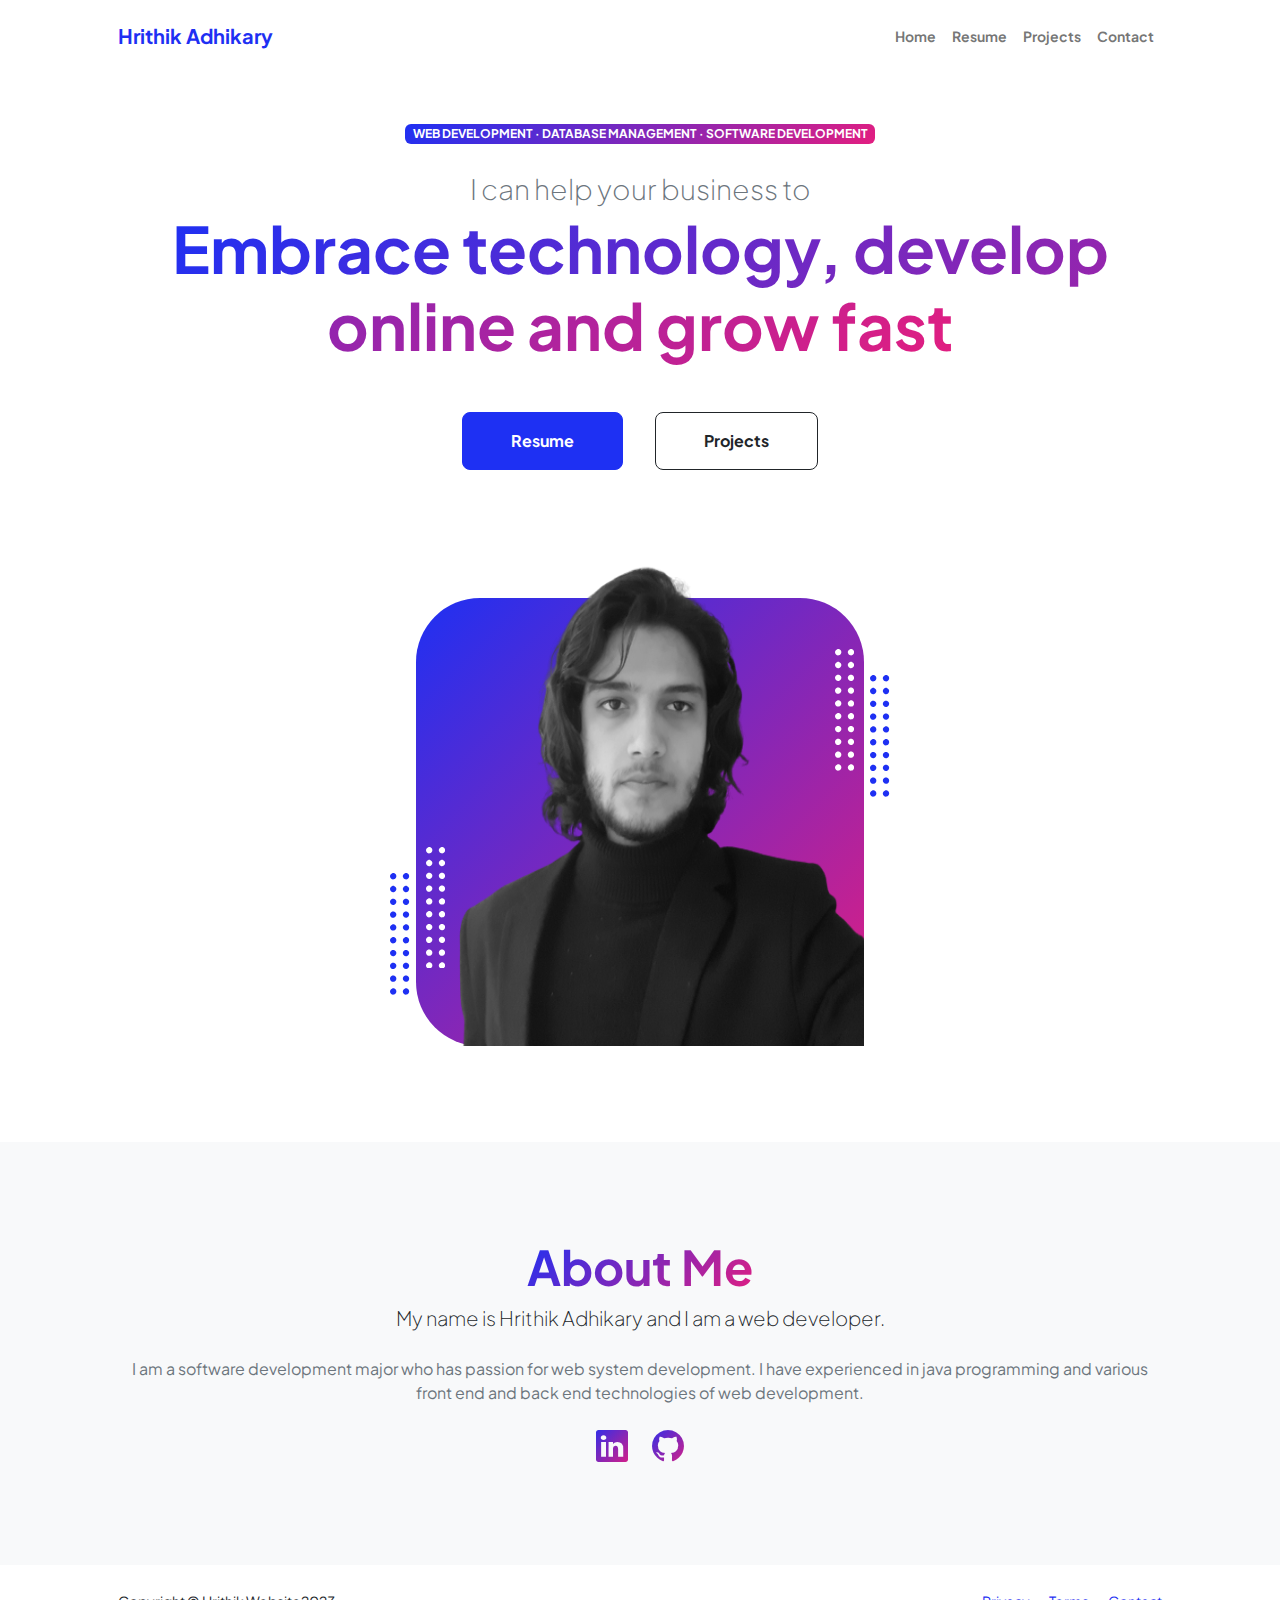
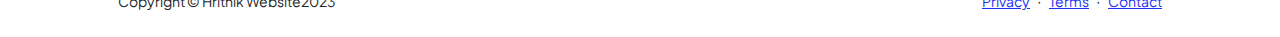
<file: index.html>
<!DOCTYPE html>
<html lang="en">
    <head>
        <meta charset="utf-8" />
        <meta name="viewport" content="width=device-width, initial-scale=1, shrink-to-fit=no" />
        <meta name="description" content="" />
        <meta name="author" content="" />
        <title>Hrithik Adhikary</title>
        <!-- Favicon-->
        <link rel="icon" type="image/x-icon" href="assets/favicon.png" />
        <!-- Custom Google font-->
        <link rel="preconnect" href="https://fonts.googleapis.com" />
        <link rel="preconnect" href="https://fonts.gstatic.com" crossorigin />
        <link href="https://fonts.googleapis.com/css2?family=Plus+Jakarta+Sans:wght@100;200;300;400;500;600;700;800;900&amp;display=swap" rel="stylesheet" />
        <!-- Bootstrap icons-->
        <link href="https://cdn.jsdelivr.net/npm/bootstrap-icons@1.8.1/font/bootstrap-icons.css" rel="stylesheet" />
        <!-- Core theme CSS (includes Bootstrap)-->
        <link href="css/styles.css" rel="stylesheet" />
    </head>
    <body class="d-flex flex-column h-100">
        <main class="flex-shrink-0">
            <!-- Navigation-->
            <nav class="navbar navbar-expand-lg navbar-light bg-white py-3">
                <div class="container px-5">
                    <a class="navbar-brand" href="index.html"><span class="fw-bolder text-primary">Hrithik Adhikary</span></a>
                    <button class="navbar-toggler" type="button" data-bs-toggle="collapse" data-bs-target="#navbarSupportedContent" aria-controls="navbarSupportedContent" aria-expanded="false" aria-label="Toggle navigation"><span class="navbar-toggler-icon"></span></button>
                    <div class="collapse navbar-collapse" id="navbarSupportedContent">
                        <ul class="navbar-nav ms-auto mb-2 mb-lg-0 small fw-bolder">
                            <li class="nav-item"><a class="nav-link" href="index.html">Home</a></li>
                            <li class="nav-item"><a class="nav-link" href="resume.html">Resume</a></li>
                            <li class="nav-item"><a class="nav-link" href="projects.html">Projects</a></li>
                            <li class="nav-item"><a class="nav-link" href="contact.html">Contact</a></li>
                        </ul>
                    </div>
                </div>
            </nav>
            <!-- Header-->
            <header class="py-5">
                <div class="container px-5 pb-5">
                    <div class="row gx-5 align-items-center">
                        <div class="col-xxl-5">
                            <!-- Header text content-->
                            <div class="text-center text-xxl-start">
                                <div class="badge bg-gradient-primary-to-secondary text-white mb-4"><div class="text-uppercase">Web Development &middot; Database Management &middot; Software development</div></div>
                                <div class="fs-3 fw-light text-muted">I can help your business to</div>
                                <h1 class="display-3 fw-bolder mb-5"><span class="text-gradient d-inline">Embrace technology, develop online and grow fast</span></h1>
                                <div class="d-grid gap-3 d-sm-flex justify-content-sm-center justify-content-xxl-start mb-3">
                                    <a class="btn btn-primary btn-lg px-5 py-3 me-sm-3 fs-6 fw-bolder" href="resume.html">Resume</a>
                                    <a class="btn btn-outline-dark btn-lg px-5 py-3 fs-6 fw-bolder" href="projects.html">Projects</a>
                                </div>
                            </div>
                        </div>
                        <div class="col-xxl-7">
                            <!-- Header profile picture-->
                            <div class="d-flex justify-content-center mt-5 mt-xxl-0">
                                <div class="profile bg-gradient-primary-to-secondary">
                               
                                    <img class="profile-img" src="assets/profile1.png "  height=90% width= 100% alt="..." />
                                    <div class="dots-1">
                                        <!-- SVG Dots-->
                                        <svg version="1.1" xmlns="http://www.w3.org/2000/svg" xmlns:xlink="http://www.w3.org/1999/xlink" x="0px" y="0px" viewBox="0 0 191.6 1215.4" style="enable-background: new 0 0 191.6 1215.4" xml:space="preserve">
                                            <g transform="translate(0.000000,1280.000000) scale(0.100000,-0.100000)">
                                                <path d="M227.7,12788.6c-105-35-200-141-222-248c-43-206,163-412,369-369c155,32,275,190,260,339c-11,105-90,213-190,262        C383.7,12801.6,289.7,12808.6,227.7,12788.6z"></path>
                                                <path d="M1507.7,12788.6c-151-50-253-216-222-362c25-119,136-230,254-255c194-41,395,142,375,339c-11,105-90,213-190,262        C1663.7,12801.6,1569.7,12808.6,1507.7,12788.6z"></path>
                                                <path d="M227.7,11508.6c-105-35-200-141-222-248c-43-206,163-412,369-369c155,32,275,190,260,339c-11,105-90,213-190,262        C383.7,11521.6,289.7,11528.6,227.7,11508.6z"></path>
                                                <path d="M1507.7,11508.6c-151-50-253-216-222-362c25-119,136-230,254-255c194-41,395,142,375,339c-11,105-90,213-190,262        C1663.7,11521.6,1569.7,11528.6,1507.7,11508.6z"></path>
                                                <path d="M227.7,10228.6c-105-35-200-141-222-248c-43-206,163-412,369-369c155,32,275,190,260,339c-11,105-90,213-190,262        C383.7,10241.6,289.7,10248.6,227.7,10228.6z"></path>
                                                <path d="M1507.7,10228.6c-105-35-200-141-222-248c-43-206,163-412,369-369c155,32,275,190,260,339c-11,105-90,213-190,262        C1663.7,10241.6,1569.7,10248.6,1507.7,10228.6z"></path>
                                                <path d="M227.7,8948.6c-105-35-200-141-222-248c-43-206,163-412,369-369c155,32,275,190,260,339c-11,105-90,213-190,262        C383.7,8961.6,289.7,8968.6,227.7,8948.6z"></path>
                                                <path d="M1507.7,8948.6c-105-35-200-141-222-248c-43-206,163-412,369-369c155,32,275,190,260,339c-11,105-90,213-190,262        C1663.7,8961.6,1569.7,8968.6,1507.7,8948.6z"></path>
                                                <path d="M227.7,7668.6c-105-35-200-141-222-248c-43-206,163-412,369-369c155,32,275,190,260,339c-11,105-90,213-190,262        C383.7,7681.6,289.7,7688.6,227.7,7668.6z"></path>
                                                <path d="M1507.7,7668.6c-105-35-200-141-222-248c-43-206,163-412,369-369c155,32,275,190,260,339c-11,105-90,213-190,262        C1663.7,7681.6,1569.7,7688.6,1507.7,7668.6z"></path>
                                                <path d="M227.7,6388.6c-105-35-200-141-222-248c-43-206,163-412,369-369c155,32,275,190,260,339c-11,105-90,213-190,262        C383.7,6401.6,289.7,6408.6,227.7,6388.6z"></path>
                                                <path d="M1507.7,6388.6c-105-35-200-141-222-248c-43-206,163-412,369-369c155,32,275,190,260,339c-11,105-90,213-190,262        C1663.7,6401.6,1569.7,6408.6,1507.7,6388.6z"></path>
                                                <path d="M227.7,5108.6c-105-35-200-141-222-248c-43-206,163-412,369-369c155,32,275,190,260,339c-11,105-90,213-190,262        C383.7,5121.6,289.7,5128.6,227.7,5108.6z"></path>
                                                <path d="M1507.7,5108.6c-105-35-200-141-222-248c-43-206,163-412,369-369c155,32,275,190,260,339c-11,105-90,213-190,262        C1663.7,5121.6,1569.7,5128.6,1507.7,5108.6z"></path>
                                                <path d="M227.7,3828.6c-105-35-200-141-222-248c-43-206,163-412,369-369c155,32,275,190,260,339c-11,105-90,213-190,262        C383.7,3841.6,289.7,3848.6,227.7,3828.6z"></path>
                                                <path d="M1507.7,3828.6c-105-35-200-141-222-248c-43-206,163-412,369-369c155,32,275,190,260,339c-11,105-90,213-190,262        C1663.7,3841.6,1569.7,3848.6,1507.7,3828.6z"></path>
                                                <path d="M227.7,2548.6c-105-35-200-141-222-248c-43-206,163-412,369-369c155,32,275,190,260,339c-11,105-90,213-190,262        C383.7,2561.6,289.7,2568.6,227.7,2548.6z"></path>
                                                <path d="M1507.7,2548.6c-105-35-200-141-222-248c-43-206,163-412,369-369c155,32,275,190,260,339c-11,105-90,213-190,262        C1663.7,2561.6,1569.7,2568.6,1507.7,2548.6z"></path>
                                                <path d="M227.7,1268.6c-105-35-200-141-222-248c-43-206,163-412,369-369c155,32,275,190,260,339c-11,105-90,213-190,262        C383.7,1281.6,289.7,1288.6,227.7,1268.6z"></path>
                                                <path d="M1507.7,1268.6c-105-35-200-141-222-248c-43-206,163-412,369-369c155,32,275,190,260,339c-11,105-90,213-190,262        C1663.7,1281.6,1569.7,1288.6,1507.7,1268.6z"></path>
                                            </g>
                                        </svg>
                                        <!-- END of SVG dots-->
                                    </div>
                                    <div class="dots-2">
                                        <!-- SVG Dots-->
                                        <svg version="1.1" xmlns="http://www.w3.org/2000/svg" xmlns:xlink="http://www.w3.org/1999/xlink" x="0px" y="0px" viewBox="0 0 191.6 1215.4" style="enable-background: new 0 0 191.6 1215.4" xml:space="preserve">
                                            <g transform="translate(0.000000,1280.000000) scale(0.100000,-0.100000)">
                                                <path d="M227.7,12788.6c-105-35-200-141-222-248c-43-206,163-412,369-369c155,32,275,190,260,339c-11,105-90,213-190,262        C383.7,12801.6,289.7,12808.6,227.7,12788.6z"></path>
                                                <path d="M1507.7,12788.6c-151-50-253-216-222-362c25-119,136-230,254-255c194-41,395,142,375,339c-11,105-90,213-190,262        C1663.7,12801.6,1569.7,12808.6,1507.7,12788.6z"></path>
                                                <path d="M227.7,11508.6c-105-35-200-141-222-248c-43-206,163-412,369-369c155,32,275,190,260,339c-11,105-90,213-190,262        C383.7,11521.6,289.7,11528.6,227.7,11508.6z"></path>
                                                <path d="M1507.7,11508.6c-151-50-253-216-222-362c25-119,136-230,254-255c194-41,395,142,375,339c-11,105-90,213-190,262        C1663.7,11521.6,1569.7,11528.6,1507.7,11508.6z"></path>
                                                <path d="M227.7,10228.6c-105-35-200-141-222-248c-43-206,163-412,369-369c155,32,275,190,260,339c-11,105-90,213-190,262        C383.7,10241.6,289.7,10248.6,227.7,10228.6z"></path>
                                                <path d="M1507.7,10228.6c-105-35-200-141-222-248c-43-206,163-412,369-369c155,32,275,190,260,339c-11,105-90,213-190,262        C1663.7,10241.6,1569.7,10248.6,1507.7,10228.6z"></path>
                                                <path d="M227.7,8948.6c-105-35-200-141-222-248c-43-206,163-412,369-369c155,32,275,190,260,339c-11,105-90,213-190,262        C383.7,8961.6,289.7,8968.6,227.7,8948.6z"></path>
                                                <path d="M1507.7,8948.6c-105-35-200-141-222-248c-43-206,163-412,369-369c155,32,275,190,260,339c-11,105-90,213-190,262        C1663.7,8961.6,1569.7,8968.6,1507.7,8948.6z"></path>
                                                <path d="M227.7,7668.6c-105-35-200-141-222-248c-43-206,163-412,369-369c155,32,275,190,260,339c-11,105-90,213-190,262        C383.7,7681.6,289.7,7688.6,227.7,7668.6z"></path>
                                                <path d="M1507.7,7668.6c-105-35-200-141-222-248c-43-206,163-412,369-369c155,32,275,190,260,339c-11,105-90,213-190,262        C1663.7,7681.6,1569.7,7688.6,1507.7,7668.6z"></path>
                                                <path d="M227.7,6388.6c-105-35-200-141-222-248c-43-206,163-412,369-369c155,32,275,190,260,339c-11,105-90,213-190,262        C383.7,6401.6,289.7,6408.6,227.7,6388.6z"></path>
                                                <path d="M1507.7,6388.6c-105-35-200-141-222-248c-43-206,163-412,369-369c155,32,275,190,260,339c-11,105-90,213-190,262        C1663.7,6401.6,1569.7,6408.6,1507.7,6388.6z"></path>
                                                <path d="M227.7,5108.6c-105-35-200-141-222-248c-43-206,163-412,369-369c155,32,275,190,260,339c-11,105-90,213-190,262        C383.7,5121.6,289.7,5128.6,227.7,5108.6z"></path>
                                                <path d="M1507.7,5108.6c-105-35-200-141-222-248c-43-206,163-412,369-369c155,32,275,190,260,339c-11,105-90,213-190,262        C1663.7,5121.6,1569.7,5128.6,1507.7,5108.6z"></path>
                                                <path d="M227.7,3828.6c-105-35-200-141-222-248c-43-206,163-412,369-369c155,32,275,190,260,339c-11,105-90,213-190,262        C383.7,3841.6,289.7,3848.6,227.7,3828.6z"></path>
                                                <path d="M1507.7,3828.6c-105-35-200-141-222-248c-43-206,163-412,369-369c155,32,275,190,260,339c-11,105-90,213-190,262        C1663.7,3841.6,1569.7,3848.6,1507.7,3828.6z"></path>
                                                <path d="M227.7,2548.6c-105-35-200-141-222-248c-43-206,163-412,369-369c155,32,275,190,260,339c-11,105-90,213-190,262        C383.7,2561.6,289.7,2568.6,227.7,2548.6z"></path>
                                                <path d="M1507.7,2548.6c-105-35-200-141-222-248c-43-206,163-412,369-369c155,32,275,190,260,339c-11,105-90,213-190,262        C1663.7,2561.6,1569.7,2568.6,1507.7,2548.6z"></path>
                                                <path d="M227.7,1268.6c-105-35-200-141-222-248c-43-206,163-412,369-369c155,32,275,190,260,339c-11,105-90,213-190,262        C383.7,1281.6,289.7,1288.6,227.7,1268.6z"></path>
                                                <path d="M1507.7,1268.6c-105-35-200-141-222-248c-43-206,163-412,369-369c155,32,275,190,260,339c-11,105-90,213-190,262        C1663.7,1281.6,1569.7,1288.6,1507.7,1268.6z"></path>
                                            </g>
                                        </svg>
                                        <!-- END of SVG dots-->
                                    </div>
                                    <div class="dots-3">
                                        <!-- SVG Dots-->
                                        <svg version="1.1" xmlns="http://www.w3.org/2000/svg" xmlns:xlink="http://www.w3.org/1999/xlink" x="0px" y="0px" viewBox="0 0 191.6 1215.4" style="enable-background: new 0 0 191.6 1215.4" xml:space="preserve">
                                            <g transform="translate(0.000000,1280.000000) scale(0.100000,-0.100000)">
                                                <path d="M227.7,12788.6c-105-35-200-141-222-248c-43-206,163-412,369-369c155,32,275,190,260,339c-11,105-90,213-190,262        C383.7,12801.6,289.7,12808.6,227.7,12788.6z"></path>
                                                <path d="M1507.7,12788.6c-151-50-253-216-222-362c25-119,136-230,254-255c194-41,395,142,375,339c-11,105-90,213-190,262        C1663.7,12801.6,1569.7,12808.6,1507.7,12788.6z"></path>
                                                <path d="M227.7,11508.6c-105-35-200-141-222-248c-43-206,163-412,369-369c155,32,275,190,260,339c-11,105-90,213-190,262        C383.7,11521.6,289.7,11528.6,227.7,11508.6z"></path>
                                                <path d="M1507.7,11508.6c-151-50-253-216-222-362c25-119,136-230,254-255c194-41,395,142,375,339c-11,105-90,213-190,262        C1663.7,11521.6,1569.7,11528.6,1507.7,11508.6z"></path>
                                                <path d="M227.7,10228.6c-105-35-200-141-222-248c-43-206,163-412,369-369c155,32,275,190,260,339c-11,105-90,213-190,262        C383.7,10241.6,289.7,10248.6,227.7,10228.6z"></path>
                                                <path d="M1507.7,10228.6c-105-35-200-141-222-248c-43-206,163-412,369-369c155,32,275,190,260,339c-11,105-90,213-190,262        C1663.7,10241.6,1569.7,10248.6,1507.7,10228.6z"></path>
                                                <path d="M227.7,8948.6c-105-35-200-141-222-248c-43-206,163-412,369-369c155,32,275,190,260,339c-11,105-90,213-190,262        C383.7,8961.6,289.7,8968.6,227.7,8948.6z"></path>
                                                <path d="M1507.7,8948.6c-105-35-200-141-222-248c-43-206,163-412,369-369c155,32,275,190,260,339c-11,105-90,213-190,262        C1663.7,8961.6,1569.7,8968.6,1507.7,8948.6z"></path>
                                                <path d="M227.7,7668.6c-105-35-200-141-222-248c-43-206,163-412,369-369c155,32,275,190,260,339c-11,105-90,213-190,262        C383.7,7681.6,289.7,7688.6,227.7,7668.6z"></path>
                                                <path d="M1507.7,7668.6c-105-35-200-141-222-248c-43-206,163-412,369-369c155,32,275,190,260,339c-11,105-90,213-190,262        C1663.7,7681.6,1569.7,7688.6,1507.7,7668.6z"></path>
                                                <path d="M227.7,6388.6c-105-35-200-141-222-248c-43-206,163-412,369-369c155,32,275,190,260,339c-11,105-90,213-190,262        C383.7,6401.6,289.7,6408.6,227.7,6388.6z"></path>
                                                <path d="M1507.7,6388.6c-105-35-200-141-222-248c-43-206,163-412,369-369c155,32,275,190,260,339c-11,105-90,213-190,262        C1663.7,6401.6,1569.7,6408.6,1507.7,6388.6z"></path>
                                                <path d="M227.7,5108.6c-105-35-200-141-222-248c-43-206,163-412,369-369c155,32,275,190,260,339c-11,105-90,213-190,262        C383.7,5121.6,289.7,5128.6,227.7,5108.6z"></path>
                                                <path d="M1507.7,5108.6c-105-35-200-141-222-248c-43-206,163-412,369-369c155,32,275,190,260,339c-11,105-90,213-190,262        C1663.7,5121.6,1569.7,5128.6,1507.7,5108.6z"></path>
                                                <path d="M227.7,3828.6c-105-35-200-141-222-248c-43-206,163-412,369-369c155,32,275,190,260,339c-11,105-90,213-190,262        C383.7,3841.6,289.7,3848.6,227.7,3828.6z"></path>
                                                <path d="M1507.7,3828.6c-105-35-200-141-222-248c-43-206,163-412,369-369c155,32,275,190,260,339c-11,105-90,213-190,262        C1663.7,3841.6,1569.7,3848.6,1507.7,3828.6z"></path>
                                                <path d="M227.7,2548.6c-105-35-200-141-222-248c-43-206,163-412,369-369c155,32,275,190,260,339c-11,105-90,213-190,262        C383.7,2561.6,289.7,2568.6,227.7,2548.6z"></path>
                                                <path d="M1507.7,2548.6c-105-35-200-141-222-248c-43-206,163-412,369-369c155,32,275,190,260,339c-11,105-90,213-190,262        C1663.7,2561.6,1569.7,2568.6,1507.7,2548.6z"></path>
                                                <path d="M227.7,1268.6c-105-35-200-141-222-248c-43-206,163-412,369-369c155,32,275,190,260,339c-11,105-90,213-190,262        C383.7,1281.6,289.7,1288.6,227.7,1268.6z"></path>
                                                <path d="M1507.7,1268.6c-105-35-200-141-222-248c-43-206,163-412,369-369c155,32,275,190,260,339c-11,105-90,213-190,262        C1663.7,1281.6,1569.7,1288.6,1507.7,1268.6z"></path>
                                            </g>
                                        </svg>
                                        <!-- END of SVG dots-->
                                    </div>
                                    <div class="dots-4">
                                        <!-- SVG Dots-->
                                        <svg version="1.1" xmlns="http://www.w3.org/2000/svg" xmlns:xlink="http://www.w3.org/1999/xlink" x="0px" y="0px" viewBox="0 0 191.6 1215.4" style="enable-background: new 0 0 191.6 1215.4" xml:space="preserve">
                                            <g transform="translate(0.000000,1280.000000) scale(0.100000,-0.100000)">
                                                <path d="M227.7,12788.6c-105-35-200-141-222-248c-43-206,163-412,369-369c155,32,275,190,260,339c-11,105-90,213-190,262        C383.7,12801.6,289.7,12808.6,227.7,12788.6z"></path>
                                                <path d="M1507.7,12788.6c-151-50-253-216-222-362c25-119,136-230,254-255c194-41,395,142,375,339c-11,105-90,213-190,262        C1663.7,12801.6,1569.7,12808.6,1507.7,12788.6z"></path>
                                                <path d="M227.7,11508.6c-105-35-200-141-222-248c-43-206,163-412,369-369c155,32,275,190,260,339c-11,105-90,213-190,262        C383.7,11521.6,289.7,11528.6,227.7,11508.6z"></path>
                                                <path d="M1507.7,11508.6c-151-50-253-216-222-362c25-119,136-230,254-255c194-41,395,142,375,339c-11,105-90,213-190,262        C1663.7,11521.6,1569.7,11528.6,1507.7,11508.6z"></path>
                                                <path d="M227.7,10228.6c-105-35-200-141-222-248c-43-206,163-412,369-369c155,32,275,190,260,339c-11,105-90,213-190,262        C383.7,10241.6,289.7,10248.6,227.7,10228.6z"></path>
                                                <path d="M1507.7,10228.6c-105-35-200-141-222-248c-43-206,163-412,369-369c155,32,275,190,260,339c-11,105-90,213-190,262        C1663.7,10241.6,1569.7,10248.6,1507.7,10228.6z"></path>
                                                <path d="M227.7,8948.6c-105-35-200-141-222-248c-43-206,163-412,369-369c155,32,275,190,260,339c-11,105-90,213-190,262        C383.7,8961.6,289.7,8968.6,227.7,8948.6z"></path>
                                                <path d="M1507.7,8948.6c-105-35-200-141-222-248c-43-206,163-412,369-369c155,32,275,190,260,339c-11,105-90,213-190,262        C1663.7,8961.6,1569.7,8968.6,1507.7,8948.6z"></path>
                                                <path d="M227.7,7668.6c-105-35-200-141-222-248c-43-206,163-412,369-369c155,32,275,190,260,339c-11,105-90,213-190,262        C383.7,7681.6,289.7,7688.6,227.7,7668.6z"></path>
                                                <path d="M1507.7,7668.6c-105-35-200-141-222-248c-43-206,163-412,369-369c155,32,275,190,260,339c-11,105-90,213-190,262        C1663.7,7681.6,1569.7,7688.6,1507.7,7668.6z"></path>
                                                <path d="M227.7,6388.6c-105-35-200-141-222-248c-43-206,163-412,369-369c155,32,275,190,260,339c-11,105-90,213-190,262        C383.7,6401.6,289.7,6408.6,227.7,6388.6z"></path>
                                                <path d="M1507.7,6388.6c-105-35-200-141-222-248c-43-206,163-412,369-369c155,32,275,190,260,339c-11,105-90,213-190,262        C1663.7,6401.6,1569.7,6408.6,1507.7,6388.6z"></path>
                                                <path d="M227.7,5108.6c-105-35-200-141-222-248c-43-206,163-412,369-369c155,32,275,190,260,339c-11,105-90,213-190,262        C383.7,5121.6,289.7,5128.6,227.7,5108.6z"></path>
                                                <path d="M1507.7,5108.6c-105-35-200-141-222-248c-43-206,163-412,369-369c155,32,275,190,260,339c-11,105-90,213-190,262        C1663.7,5121.6,1569.7,5128.6,1507.7,5108.6z"></path>
                                                <path d="M227.7,3828.6c-105-35-200-141-222-248c-43-206,163-412,369-369c155,32,275,190,260,339c-11,105-90,213-190,262        C383.7,3841.6,289.7,3848.6,227.7,3828.6z"></path>
                                                <path d="M1507.7,3828.6c-105-35-200-141-222-248c-43-206,163-412,369-369c155,32,275,190,260,339c-11,105-90,213-190,262        C1663.7,3841.6,1569.7,3848.6,1507.7,3828.6z"></path>
                                                <path d="M227.7,2548.6c-105-35-200-141-222-248c-43-206,163-412,369-369c155,32,275,190,260,339c-11,105-90,213-190,262        C383.7,2561.6,289.7,2568.6,227.7,2548.6z"></path>
                                                <path d="M1507.7,2548.6c-105-35-200-141-222-248c-43-206,163-412,369-369c155,32,275,190,260,339c-11,105-90,213-190,262        C1663.7,2561.6,1569.7,2568.6,1507.7,2548.6z"></path>
                                                <path d="M227.7,1268.6c-105-35-200-141-222-248c-43-206,163-412,369-369c155,32,275,190,260,339c-11,105-90,213-190,262        C383.7,1281.6,289.7,1288.6,227.7,1268.6z"></path>
                                                <path d="M1507.7,1268.6c-105-35-200-141-222-248c-43-206,163-412,369-369c155,32,275,190,260,339c-11,105-90,213-190,262        C1663.7,1281.6,1569.7,1288.6,1507.7,1268.6z"></path>
                                            </g>
                                        </svg>
                                        <!-- END of SVG dots-->
                                    </div>
                                </div>
                            </div>
                        </div>
                    </div>
                </div>
            </header>
            <!-- About Section-->
            <section class="bg-light py-5">
                <div class="container px-5">
                    <div class="row gx-5 justify-content-center">
                        <div class="col-xxl-8">
                            <div class="text-center my-5">
                                <h2 class="display-5 fw-bolder"><span class="text-gradient d-inline">About Me</span></h2>
                                <p class="lead fw-light mb-4">My name is Hrithik Adhikary and I am a web developer.</p>
                                <p class="text-muted">I am a software development major who has passion for web system development. I have experienced in java programming and various front end and back end technologies of web development.</p>
                                <div class="d-flex justify-content-center fs-2 gap-4">
                                    <!--<a class="text-gradient" href="#!"><i class="bi bi-twitter"></i></a>-->
                                    <a class="text-gradient" href="https://www.linkedin.com/in/hrithik-adhikary-1314321b8" target=”_blank” ><i class="bi bi-linkedin"></i></a>
                                    <a class="text-gradient" href="https://github.com/HrithikAdh" target=”_blank”><i class="bi bi-github" ></i></a>
                                </div>
                            </div>
                        </div>
                    </div>
                </div>
            </section>
        </main>
        <!-- Footer-->
        <footer class="bg-white py-4 mt-auto">
            <div class="container px-5">
                <div class="row align-items-center justify-content-between flex-column flex-sm-row">
                    <div class="col-auto"><div class="small m-0">Copyright &copy; Hrithik Website2023</div></div>
                    <div class="col-auto">
                        <a class="small" href="#!">Privacy</a>
                        <span class="mx-1">&middot;</span>
                        <a class="small" href="#!">Terms</a>
                        <span class="mx-1">&middot;</span>
                        <a class="small" href="#!">Contact</a>
                    </div>
                </div>
            </div>
        </footer>
        <!-- Bootstrap core JS-->
        <script src="https://cdn.jsdelivr.net/npm/bootstrap@5.2.3/dist/js/bootstrap.bundle.min.js"></script>
        <!-- Core theme JS-->
        <script src="js/scripts.js"></script>
    </body>
</html>
</file>
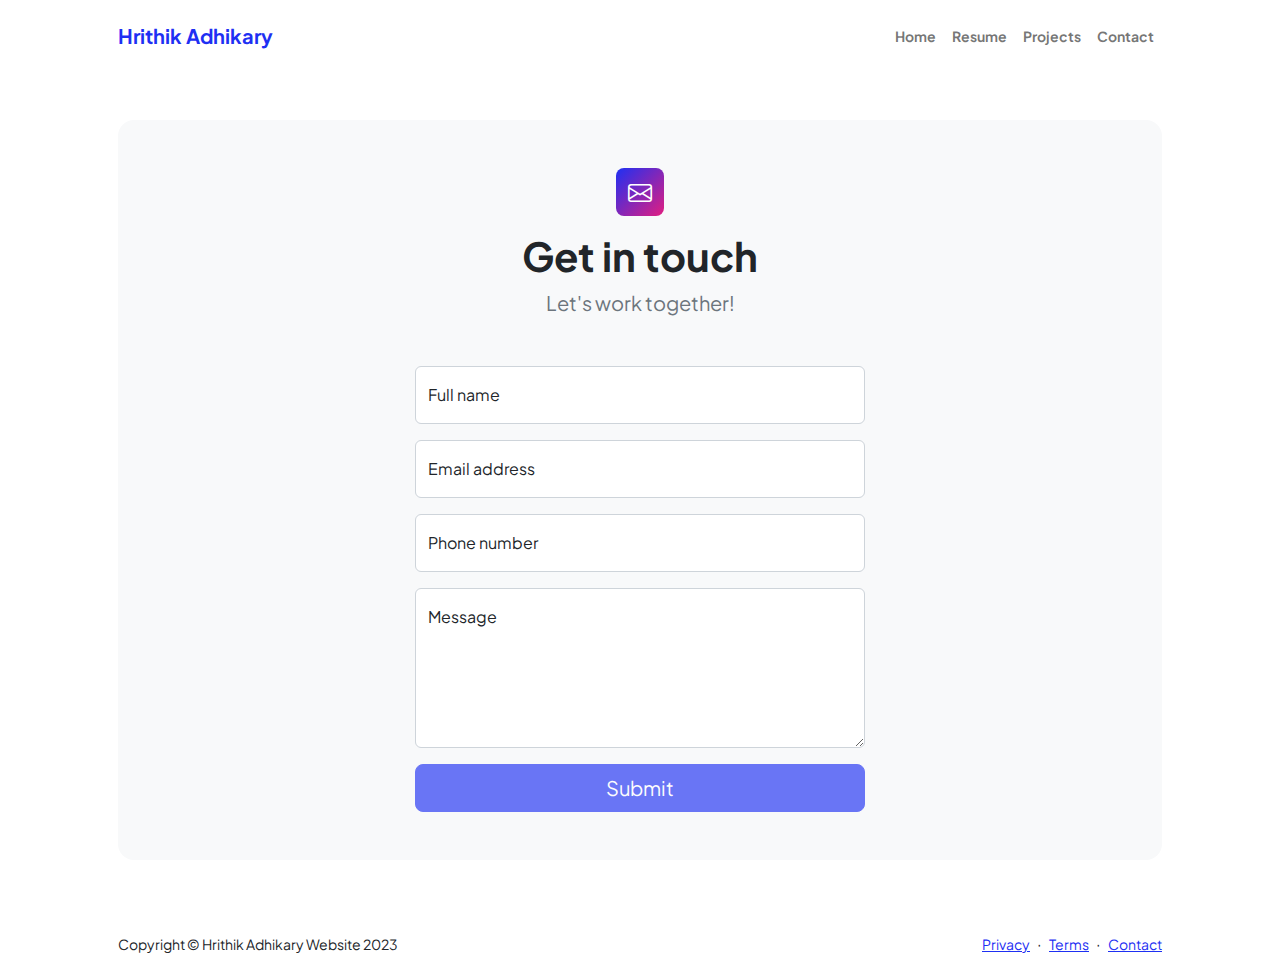
<file: contact.html>
<!DOCTYPE html>
<html lang="en">
    <head>
        <meta charset="utf-8" />
        <meta name="viewport" content="width=device-width, initial-scale=1, shrink-to-fit=no" />
        <meta name="description" content />
        <meta name="author" content />
        <title>Contact Hrithik</title>
        <!-- Favicon-->
        <link rel="icon" type="image/x-icon" href="assets/favicon.png" />
        <!-- Custom Google font-->
        <link rel="preconnect" href="https://fonts.googleapis.com" />
        <link rel="preconnect" href="https://fonts.gstatic.com" crossorigin />
        <link href="https://fonts.googleapis.com/css2?family=Plus+Jakarta+Sans:wght@100;200;300;400;500;600;700;800;900&amp;display=swap" rel="stylesheet" />
        <!-- Bootstrap icons-->
        <link href="https://cdn.jsdelivr.net/npm/bootstrap-icons@1.8.1/font/bootstrap-icons.css" rel="stylesheet" />
        <!-- Core theme CSS (includes Bootstrap)-->
        <link href="css/styles.css" rel="stylesheet" />
    </head>
    <body class="d-flex flex-column">
        <main class="flex-shrink-0">
            <!-- Navigation-->
            <nav class="navbar navbar-expand-lg navbar-light bg-white py-3">
                <div class="container px-5">
                    <a class="navbar-brand" href="index.html"><span class="fw-bolder text-primary">Hrithik Adhikary</span></a>
                    <button class="navbar-toggler" type="button" data-bs-toggle="collapse" data-bs-target="#navbarSupportedContent" aria-controls="navbarSupportedContent" aria-expanded="false" aria-label="Toggle navigation"><span class="navbar-toggler-icon"></span></button>
                    <div class="collapse navbar-collapse" id="navbarSupportedContent">
                        <ul class="navbar-nav ms-auto mb-2 mb-lg-0 small fw-bolder">
                            <li class="nav-item"><a class="nav-link" href="index.html">Home</a></li>
                            <li class="nav-item"><a class="nav-link" href="resume.html">Resume</a></li>
                            <li class="nav-item"><a class="nav-link" href="projects.html">Projects</a></li>
                            <li class="nav-item"><a class="nav-link" href="contact.html">Contact</a></li>
                        </ul>
                    </div>
                </div>
            </nav>
            <!-- Page content-->
            <section class="py-5">
                <div class="container px-5">
                    <!-- Contact form-->
                    <div class="bg-light rounded-4 py-5 px-4 px-md-5">
                        <div class="text-center mb-5">
                            <div class="feature bg-primary bg-gradient-primary-to-secondary text-white rounded-3 mb-3"><i class="bi bi-envelope"></i></div>
                            <h1 class="fw-bolder">Get in touch</h1>
                            <p class="lead fw-normal text-muted mb-0">Let's work together!</p>
                        </div>
                        <div class="row gx-5 justify-content-center">
                            <div class="col-lg-8 col-xl-6">
                                <!-- * * * * * * * * * * * * * * *-->
                                <!-- * * SB Forms Contact Form * *-->
                                <!-- * * * * * * * * * * * * * * *-->
                                <!-- This form is pre-integrated with SB Forms.-->
                                <!-- To make this form functional, sign up at-->
                                <!-- https://startbootstrap.com/solution/contact-forms-->
                                <!-- to get an API token!-->
                                <form id="contactForm" data-sb-form-api-token="55409667-a930-4834-86d7-c1d72b838a67">
                                    <!-- Name input-->
                                    <div class="form-floating mb-3">
                                        <input class="form-control" id="name" type="text" placeholder="Enter your name..." data-sb-validations="required" />
                                        <label for="name">Full name</label>
                                        <div class="invalid-feedback" data-sb-feedback="name:required">A name is required.</div>
                                    </div>
                                    <!-- Email address input-->
                                    <div class="form-floating mb-3">
                                        <input class="form-control" id="email" type="email" placeholder="name@example.com" data-sb-validations="required,email" />
                                        <label for="email">Email address</label>
                                        <div class="invalid-feedback" data-sb-feedback="email:required">An email is required.</div>
                                        <div class="invalid-feedback" data-sb-feedback="email:email">Email is not valid.</div>
                                    </div>
                                    <!-- Phone number input-->
                                    <div class="form-floating mb-3">
                                        <input class="form-control" id="phone" type="tel" placeholder="(123) 456-7890" data-sb-validations="required" />
                                        <label for="phone">Phone number</label>
                                        <div class="invalid-feedback" data-sb-feedback="phone:required">A phone number is required.</div>
                                    </div>
                                    <!-- Message input-->
                                    <div class="form-floating mb-3">
                                        <textarea class="form-control" id="message" type="text" placeholder="Enter your message here..." style="height: 10rem" data-sb-validations="required"></textarea>
                                        <label for="message">Message</label>
                                        <div class="invalid-feedback" data-sb-feedback="message:required">A message is required.</div>
                                    </div>
                                    <!-- Submit success message-->
                                    <!---->
                                    <!-- This is what your users will see when the form-->
                                    <!-- has successfully submitted-->
                                    <div class="d-none" id="submitSuccessMessage">
                                        <div class="text-center mb-3">
                                            <div class="fw-bolder">Form submission successful!</div>
                                            
                                          
                                        </div>
                                    </div>
                                    <!-- Submit error message-->
                                    <!---->
                                    <!-- This is what your users will see when there is-->
                                    <!-- an error submitting the form-->
                                    <div class="d-none" id="submitErrorMessage"><div class="text-center text-danger mb-3">Error sending message!</div></div>
                                    <!-- Submit Button-->
                                    <div class="d-grid"><button class="btn btn-primary btn-lg disabled" id="submitButton" type="submit">Submit</button></div>
                                </form>
                            </div>
                        </div>
                    </div>
                </div>
            </section>
        </main>
        <!-- Footer-->
        <footer class="bg-white py-4 mt-auto">
            <div class="container px-5">
                <div class="row align-items-center justify-content-between flex-column flex-sm-row">
                    <div class="col-auto"><div class="small m-0">Copyright &copy; Hrithik Adhikary Website 2023</div></div>
                    <div class="col-auto">
                        <a class="small" href="#!">Privacy</a>
                        <span class="mx-1">&middot;</span>
                        <a class="small" href="#!">Terms</a>
                        <span class="mx-1">&middot;</span>
                        <a class="small" href="#!">Contact</a>
                    </div>
                </div>
            </div>
        </footer>
        <!-- Bootstrap core JS-->
        <script src="https://cdn.jsdelivr.net/npm/bootstrap@5.2.3/dist/js/bootstrap.bundle.min.js"></script>
        <!-- Core theme JS-->
        <script src="js/scripts.js"></script>
        <!-- * * * * * * * * * * * * * * * * * * * * * * * * * * * * * * * * * * * * * * * *-->
        <!-- * *                               SB Forms JS                               * *-->
        <!-- * * Activate your form at https://startbootstrap.com/solution/contact-forms * *-->
        <!-- * * * * * * * * * * * * * * * * * * * * * * * * * * * * * * * * * * * * * * * *-->
        <script src="https://cdn.startbootstrap.com/sb-forms-latest.js"></script>
    </body>
</html>
</file>
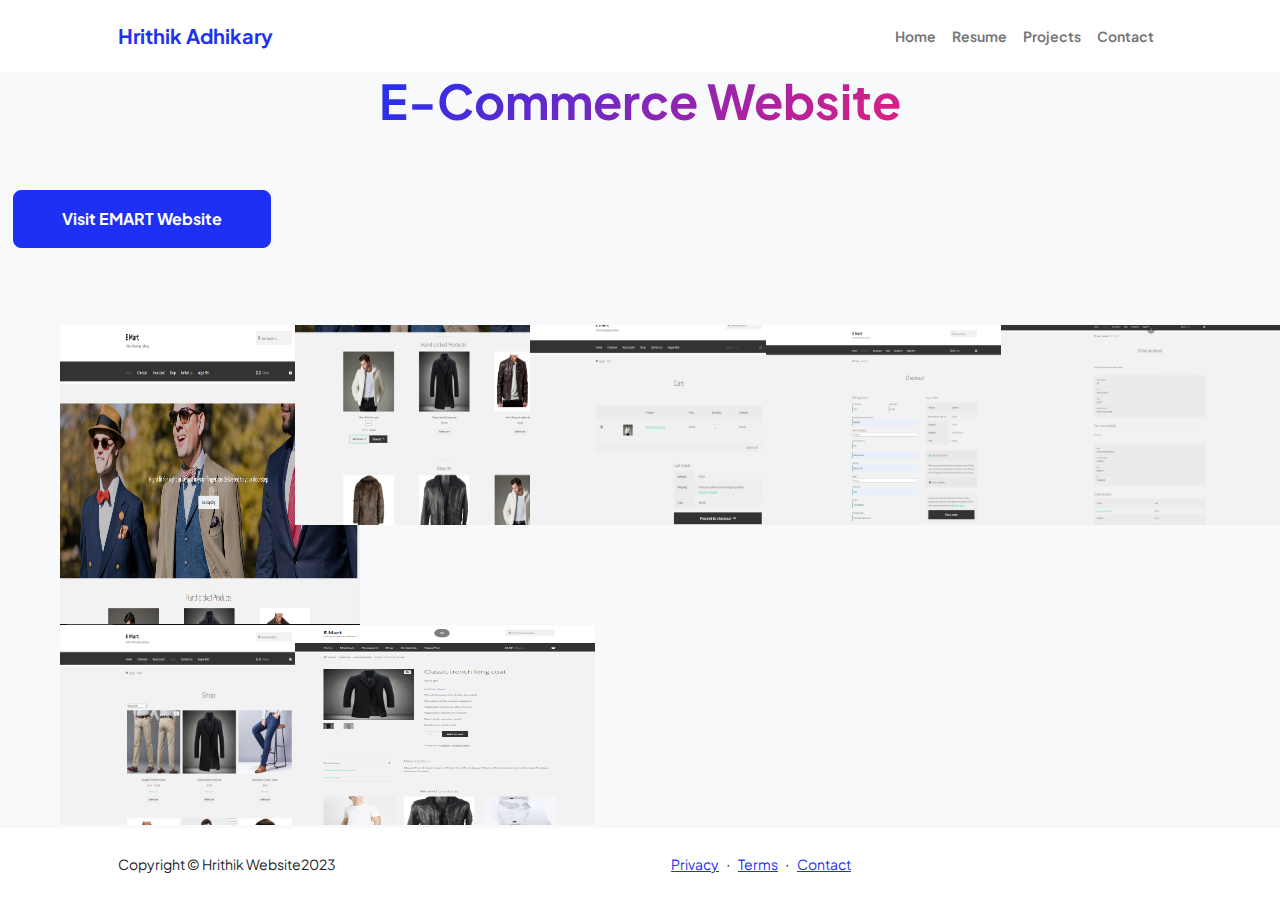
<file: ecommerce.html>
<!DOCTYPE html>
<html lang="en">
    <head>
        <meta charset="utf-8" />
        <meta name="viewport" content="width=device-width, initial-scale=1, shrink-to-fit=no" />
        <meta name="description" content="" />
        <meta name="author" content="" />
        <title>Hrithik Adhikary -Projects</title>
        <!-- Favicon-->
        <link rel="icon" type="image/x-icon" href="assets/favicon.PNG" />
        <!-- Custom Google font-->
        <link rel="preconnect" href="https://fonts.googleapis.com" />
        <link rel="preconnect" href="https://fonts.gstatic.com" crossorigin />
        <link href="https://fonts.googleapis.com/css2?family=Plus+Jakarta+Sans:wght@100;200;300;400;500;600;700;800;900&amp;display=swap" rel="stylesheet" />
        <!-- Bootstrap icons-->
        <link href="https://cdn.jsdelivr.net/npm/bootstrap-icons@1.8.1/font/bootstrap-icons.css" rel="stylesheet" />
        <!-- Core theme CSS (includes Bootstrap)-->
           <link href="css/styles.css" rel="stylesheet" />
		   <link href="css/addons.css" rel="stylesheet" />
    </head>
    <body class="d-flex flex-column h-100 bg-light">
        <main class="flex-shrink-0">
            <!-- Navigation-->
            <nav class="navbar navbar-expand-lg navbar-light bg-white py-3">
                <div class="container px-5">
                    <a class="navbar-brand" href="index.html"><span class="fw-bolder text-primary">Hrithik Adhikary</span></a>
                    <button class="navbar-toggler" type="button" data-bs-toggle="collapse" data-bs-target="#navbarSupportedContent" aria-controls="navbarSupportedContent" aria-expanded="false" aria-label="Toggle navigation"><span class="navbar-toggler-icon"></span></button>
                    <div class="collapse navbar-collapse" id="navbarSupportedContent">
                        <ul class="navbar-nav ms-auto mb-2 mb-lg-0 small fw-bolder">
                            <li class="nav-item"><a class="nav-link" href="index.html">Home</a></li>
                            <li class="nav-item"><a class="nav-link" href="resume.html">Resume</a></li>
                            <li class="nav-item"><a class="nav-link" href="projects.html">Projects</a></li>
                            <li class="nav-item"><a class="nav-link" href="contact.html">Contact</a></li>
                        </ul>
                    </div>
                </div>
            </nav>
			
			 <div class="text-center mb-5">
                    <h1 class="display-5 fw-bolder mb-0"><span class="text-gradient d-inline">E-Commerce Website</span></h1>
                </div>
				
			<div class="but">
			 <a class="btn btn-primary btn-lg px-5 py-3 me-sm-3 fs-6 fw-bolder" href="http://hrithik.great-site.net/KSA/">Visit EMART Website</a>
			
		
			</div>
			
	
<div class ="mainbox">
				
			
				<!-- Images used to open the lightbox -->
<div class="row">
  <div class="column">
    <img src="assets/ecom1.PNG"  height='300'; width='300' onclick="openModal();currentSlide(1)" class="hover-shadow">
  </div>
  <div class="column">
    <img src="assets/ecom2.PNG"   height='200'; width='300' onclick="openModal();currentSlide(2)" class="hover-shadow">
  </div>
  <div class="column">
    <img src="assets/ecom3.PNG"   height='200'; width='300' onclick="openModal();currentSlide(3)" class="hover-shadow">
  </div>
  <div class="column">
    <img src="assets/ecom4.PNG"   height='200'; width='300'  onclick="openModal();currentSlide(4)" class="hover-shadow">
  </div>
  <div class="column">
    <img src="assets/ecom5.PNG"  height='200'; width='300'  onclick="openModal();currentSlide(5)" class="hover-shadow">
  </div>
  <div class="column">
    <img src="assets/ecom.PNG"   height='200'; width='300'  onclick="openModal();currentSlide(6)" class="hover-shadow">
  </div>
  <div class="column">
    <img src="assets/ecom6.PNG"   height='200'; width='300' onclick="openModal();currentSlide(7)" class="hover-shadow">
  </div>
</div>
</div>




<div>
<!-- The Modal/Lightbox -->
<div id="myModal" class="modal">
  <span class="close cursor" onclick="closeModal()">&times;</span>
  <div class="modal-content">

    <div class="mySlides">
      <div class="numbertext">1 / 7</div>
      <img src="assets/ecom1.PNG" style="width:100%">
    </div>

    <div class="mySlides">
      <div class="numbertext">2 / 7</div>
      <img src="assets/ecom2.PNG" style="width:100%">
    </div>

    <div class="mySlides">
      <div class="numbertext">3 / 7</div>
      <img src="assets/ecom3.PNG" style="width:100%">
    </div>

    <div class="mySlides">
      <div class="numbertext">4 / 7</div>
      <img src="assets/ecom4.PNG" style="width:100%">
    </div>
	<div class="mySlides">
      <div class="numbertext">5 / 7</div>
      <img src="assets/ecom5.PNG" style="width:100%">
    </div>
	<div class="mySlides">
      <div class="numbertext">6 / 7</div>
      <img src="assets/ecom.PNG" style="width:100%">
    </div>
	
	<div class="mySlides">
      <div class="numbertext">7 / 7</div>
      <img src="assets/ecom6.PNG" style="width:100%">
    </div>
	<div>

    <!-- Next/previous controls -->
    <a class="prev" onclick="plusSlides(-1)">&#10094;</a>
    <a class="next" onclick="plusSlides(1)">&#10095;</a>

    <!-- Caption text -->
    <div class="caption-container">
      <p id="caption"></p>
    </div>

    <!-- Thumbnail image controls -->
	<div class='thumbnail'>
    <div class="column1">
      <img class="demo"  src="assets/ecom1.PNG"  height='50'; width='100' onclick="currentSlide(1)" alt="ecommerce1">
    </div>

    <div class="column1">
      <img class="demo"  src="assets/ecom2.PNG"  height='50'; width='100' onclick="currentSlide(2)" alt="ecommerce2">
    </div>

    <div class="column1">
      <img class="demo"  src="assets/ecom3.PNG"  height='50'; width='100' onclick="currentSlide(3)" alt="ecommerce3">
    </div>

    <div class="column1">
      <img class="demo"  src="assets/ecom4.PNG"  height='50'; width='100' onclick="currentSlide(4)" alt="ecommerce4">
    </div>
	
	<div class="column1">
      <img class="demo"  src="assets/ecom5.PNG"  height='50'; width='100' onclick="currentSlide(5)" alt="ecommerce5">
    </div>
	
	<div class="column1">
      <img class="demo"  src="assets/ecom.PNG" height='50'; width='100' onclick="currentSlide(6)" alt="ecommerce6">
    </div>
	
	<div class="column1">
      <img class="demo" src="assets/ecom6.PNG"  height='50'; width='100' onclick="currentSlide(7)" alt="ecommerce7">
    </div>
	</div>
  </div>
</div>
</div>
</div>

		 <!-- Footer-->
        <footer class="bg-white py-4 mt-auto" style="bottom:0; position:fixed; width:100%">
            <div class="container px-5">
                <div class="row align-items-center justify-content-between flex-column flex-sm-row">
                    <div class="col-auto"><div class="small m-0">Copyright &copy; Hrithik Website2023</div></div>
                    <div class="col-auto">
                        <a class="small" href="#!">Privacy</a>
                        <span class="mx-1">&middot;</span>
                        <a class="small" href="#!">Terms</a>
                        <span class="mx-1">&middot;</span>
                        <a class="small" href="#!">Contact</a>
                    </div>
                </div>
            </div>
        </footer>	
			
			
			
			
			 <!-- Bootstrap core JS-->
        <script src="https://cdn.jsdelivr.net/npm/bootstrap@5.2.3/dist/js/bootstrap.bundle.min.js"></script>
        <!-- Core theme JS-->
        <script src="js/scripts.js"></script>
		<script src="js/script2.js"></script>
    </body>
	
	

</html>
</file>
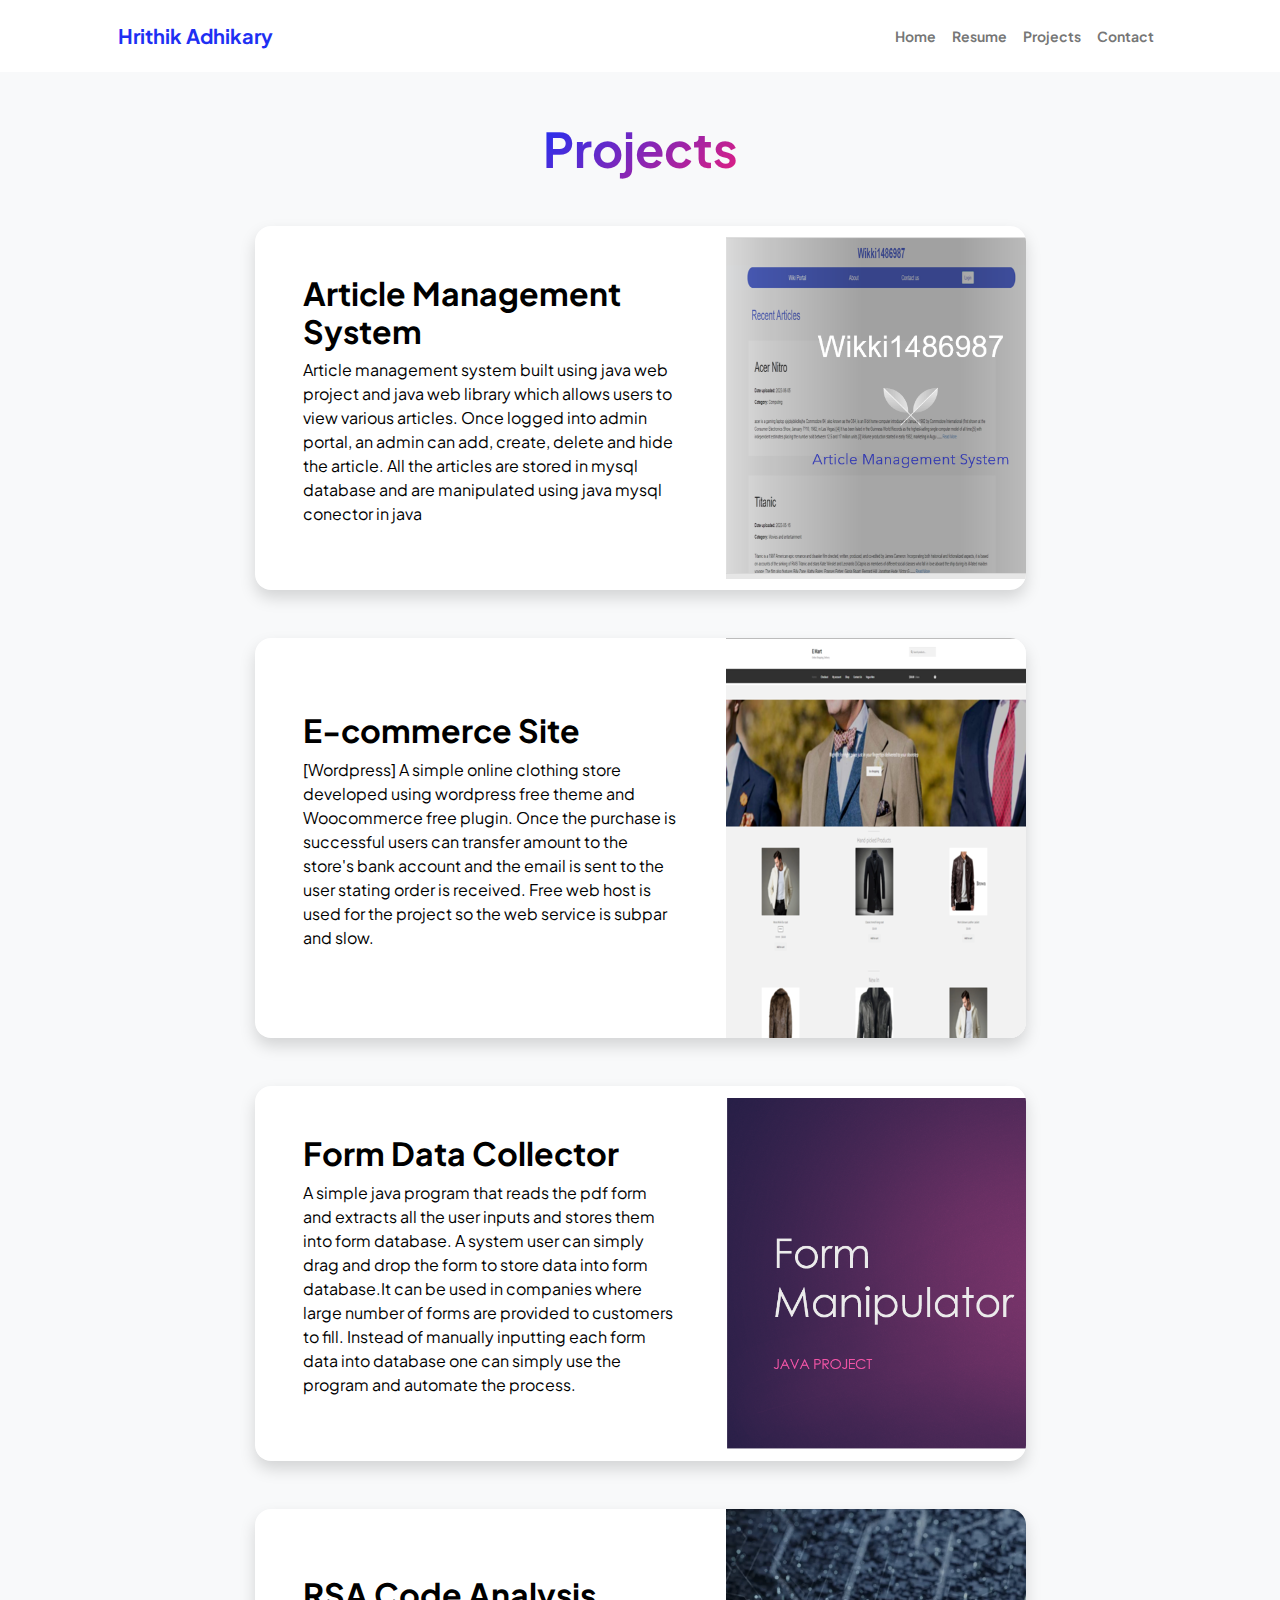
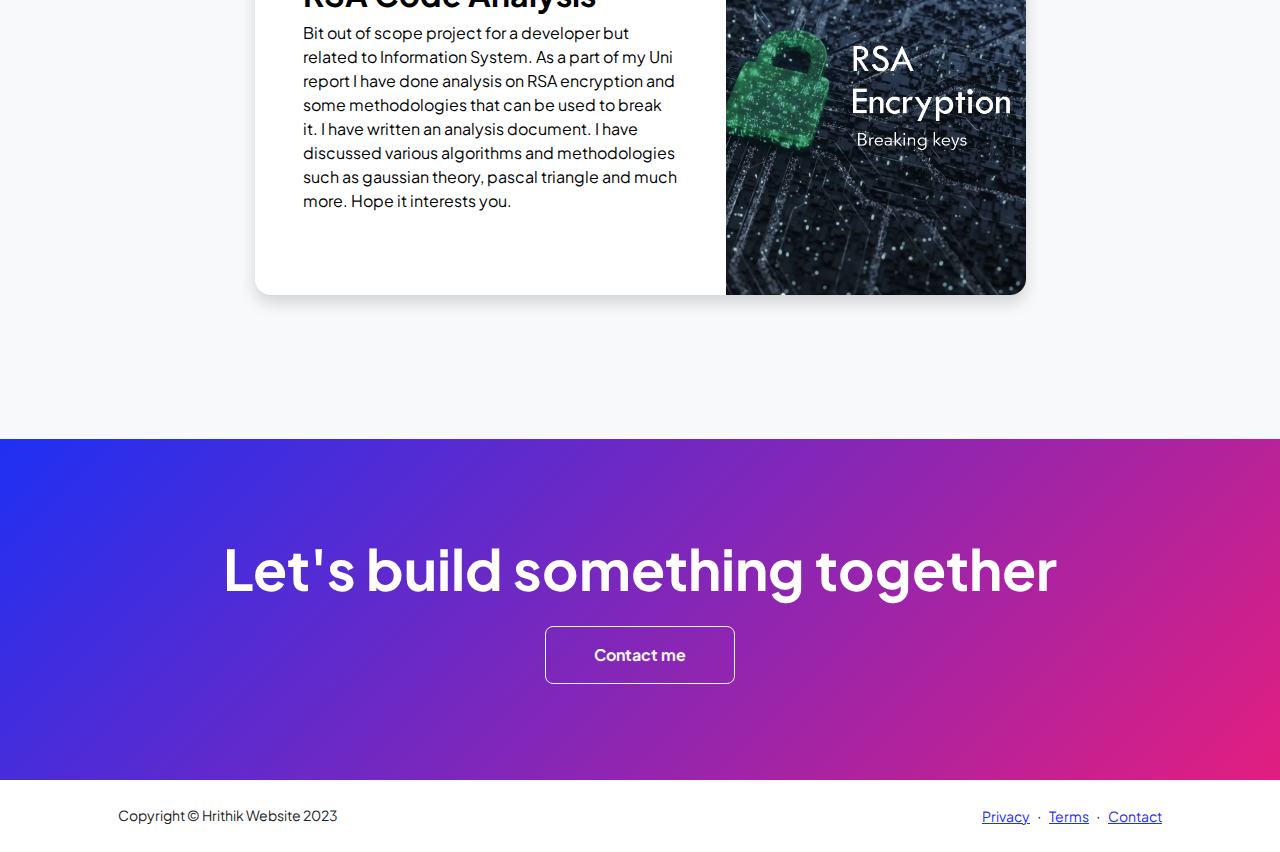
<file: projects.html>
<!DOCTYPE html>
<html lang="en">
    <head>
        <meta charset="utf-8" />
        <meta name="viewport" content="width=device-width, initial-scale=1, shrink-to-fit=no" />
        <meta name="description" content="" />
        <meta name="author" content="" />
        <title>Hrithik Adhikary -Projects</title>
        <!-- Favicon-->
        <link rel="icon" type="image/x-icon" href="assets/favicon.png" />
        <!-- Custom Google font-->
        <link rel="preconnect" href="https://fonts.googleapis.com" />
        <link rel="preconnect" href="https://fonts.gstatic.com" crossorigin />
        <link href="https://fonts.googleapis.com/css2?family=Plus+Jakarta+Sans:wght@100;200;300;400;500;600;700;800;900&amp;display=swap" rel="stylesheet" />
        <!-- Bootstrap icons-->
        <link href="https://cdn.jsdelivr.net/npm/bootstrap-icons@1.8.1/font/bootstrap-icons.css" rel="stylesheet" />
        <!-- Core theme CSS (includes Bootstrap)-->
        <link href="css/styles.css" rel="stylesheet" />
    </head>
    <body class="d-flex flex-column h-100 bg-light">
        <main class="flex-shrink-0">
            <!-- Navigation-->
            <nav class="navbar navbar-expand-lg navbar-light bg-white py-3">
                <div class="container px-5">
                    <a class="navbar-brand" href="index.html"><span class="fw-bolder text-primary">Hrithik Adhikary</span></a>
                    <button class="navbar-toggler" type="button" data-bs-toggle="collapse" data-bs-target="#navbarSupportedContent" aria-controls="navbarSupportedContent" aria-expanded="false" aria-label="Toggle navigation"><span class="navbar-toggler-icon"></span></button>
                    <div class="collapse navbar-collapse" id="navbarSupportedContent">
                        <ul class="navbar-nav ms-auto mb-2 mb-lg-0 small fw-bolder">
                            <li class="nav-item"><a class="nav-link" href="index.html">Home</a></li>
                            <li class="nav-item"><a class="nav-link" href="resume.html">Resume</a></li>
                            <li class="nav-item"><a class="nav-link" href="projects.html">Projects</a></li>
                            <li class="nav-item"><a class="nav-link" href="contact.html">Contact</a></li>
                        </ul>
                    </div>
                </div>
            </nav>
            <!-- Projects Section-->
            <section class="py-5">
                <div class="container px-5 mb-5">
                    <div class="text-center mb-5">
                        <h1 class="display-5 fw-bolder mb-0"><span class="text-gradient d-inline">Projects</span></h1>
                    </div>
                    <div class="row gx-5 justify-content-center">
                        <div class="col-lg-11 col-xl-9 col-xxl-8">
                            <!-- Project Card 1-->
                            <div class="card overflow-hidden shadow rounded-4 border-0 mb-5">
                               <a href='wiki.html' style="text-decoration:none; color:black;"> <div class="card-body p-0">
                                    <div class="d-flex align-items-center">
                                        <div class="p-5">
                                            <h2 class="fw-bolder">Article Management System</h2>
                                            <p>Article management system built using java web project and java web library which allows users to view various articles. Once logged into admin portal, an admin can add, create, delete and hide the article. All the articles are stored in mysql database and are manipulated using java mysql conector in java</p>
                                        </div>
                                        <img class="img-fluid" src="assets/articleM.png" width="300" height="400" alt="..." />
                                    </div>
                                </div></a>
                            </div>
                            <!-- Project Card 2-->
                            <div class="card overflow-hidden shadow rounded-4 border-0">
                                <a href='ecommerce.html' style="text-decoration:none; color:black;"><div class="card-body p-0">
                                    <div class="d-flex align-items-center">
                                        <div class="p-5">
                                            <h2 class="fw-bolder">E-commerce Site</h2>

                                            <p>[Wordpress] A simple online clothing store developed using wordpress free theme and Woocommerce free plugin. Once the purchase is successful users can transfer amount to the store's bank account  and the email is sent to the user stating order is received. Free web host is used for the project so the web service is subpar and slow.</p>
                                        
										</div>
                                        <img class="img-fluid" src="assets/ecomp1.PNG"  alt="..."  />
                                    </div>
									
                                </div></a>
                            </div>
							<br>
							<br>
					
							  
							   <div class="card overflow-hidden shadow rounded-4 border-0 mb-5">
                                 <a href='formreader.html' style="text-decoration:none; color:black;"><div class="card-body p-0">
                                    <div class="d-flex align-items-center">
                                        <div class="p-5">
                                            <h2 class="fw-bolder">Form Data Collector</h2>
                                            <p>A simple java program that reads the pdf form and extracts all the user inputs and stores them into form database. A system user can simply drag and drop the form to store data into form database.It can be used in companies where large number of forms are provided to customers to fill. Instead of manually inputting each form data into database one can simply use the program and automate the process.</p>
                                        </div>
                                        <img class="img-fluid" src="assets/formm.PNG" width="300" height="400" alt="..." />
                                    </div>
                                </div></a>
								
								
								
                            </div>
							
							
							 <div class="card overflow-hidden shadow rounded-4 border-0 mb-5">
                                <a href='rsa.html' style="text-decoration:none; color:black;"><div class="card-body p-0">
                                    <div class="d-flex align-items-center">
                                        <div class="p-5">
                                            <h2 class="fw-bolder">RSA Code Analysis</h2>
                                            <p>Bit out of scope project for a developer but related to Information System. As a part of my Uni report I have done analysis on RSA encryption and some methodologies that can be used to break it. I have written an analysis document.  I have discussed various algorithms and methodologies such as gaussian theory, pascal triangle and much more. Hope it interests you.</p>
                                        </div>
                                        <img class="img-fluid" src="assets/rsam.png" width="300" height="400" alt="..." />
                                    </div>
                                </div></a>
								
								
								
                            </div>
                        </div>
						
						
                    </div>
                </div>
				

            </section>
            <!-- Call to action section-->
            <section class="py-5 bg-gradient-primary-to-secondary text-white">
                <div class="container px-5 my-5">
                    <div class="text-center">
                        <h2 class="display-4 fw-bolder mb-4">Let's build something together</h2>
                        <a class="btn btn-outline-light btn-lg px-5 py-3 fs-6 fw-bolder" href="contact.html">Contact me</a>
                    </div>
                </div>
            </section>
        </main>
        <!-- Footer-->
        <footer class="bg-white py-4 mt-auto">
            <div class="container px-5">
                <div class="row align-items-center justify-content-between flex-column flex-sm-row">
                    <div class="col-auto"><div class="small m-0">Copyright &copy; Hrithik Website 2023</div></div>
                    <div class="col-auto">
                        <a class="small" href="#!">Privacy</a>
                        <span class="mx-1">&middot;</span>
                        <a class="small" href="#!">Terms</a>
                        <span class="mx-1">&middot;</span>
                        <a class="small" href="#!">Contact</a>
                    </div>
                </div>
            </div>
        </footer>
        <!-- Bootstrap core JS-->
        <script src="https://cdn.jsdelivr.net/npm/bootstrap@5.2.3/dist/js/bootstrap.bundle.min.js"></script>
        <!-- Core theme JS-->
        <script src="js/scripts.js"></script>
    </body>
</html>
</file>
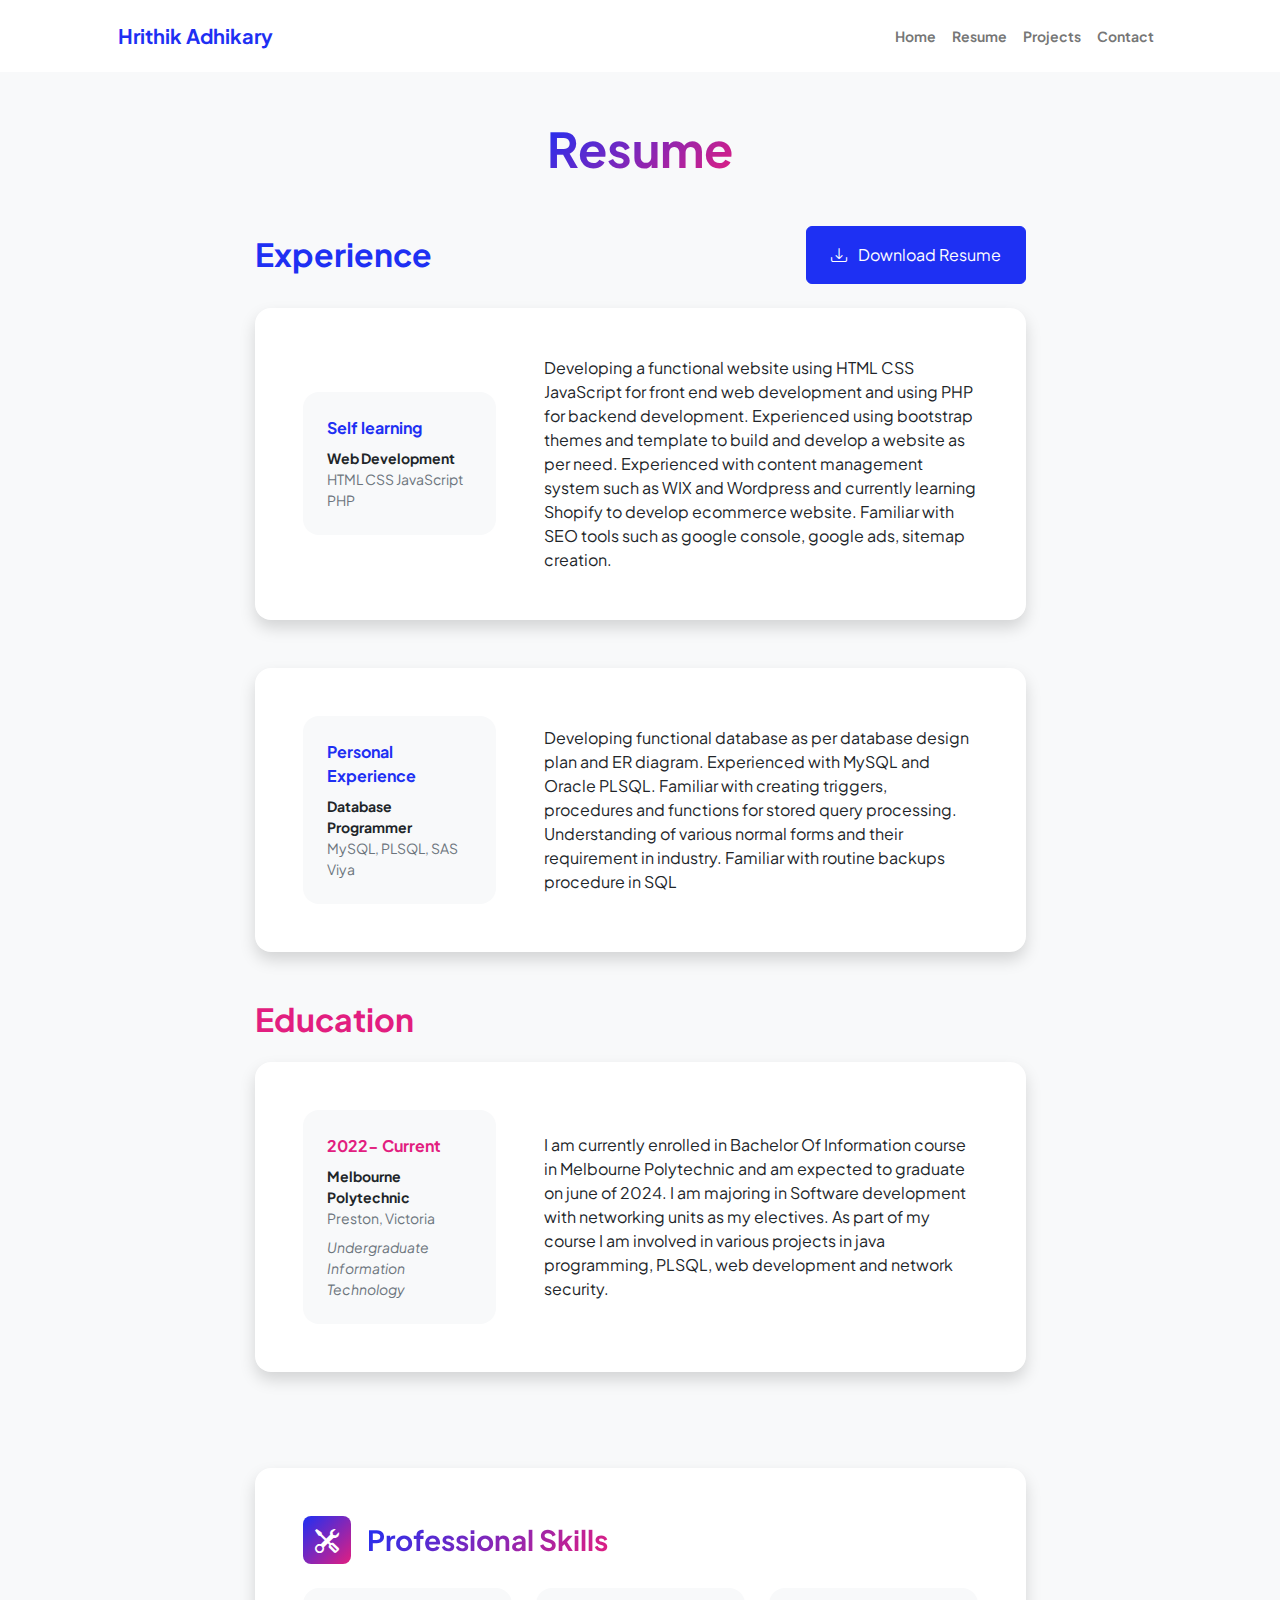
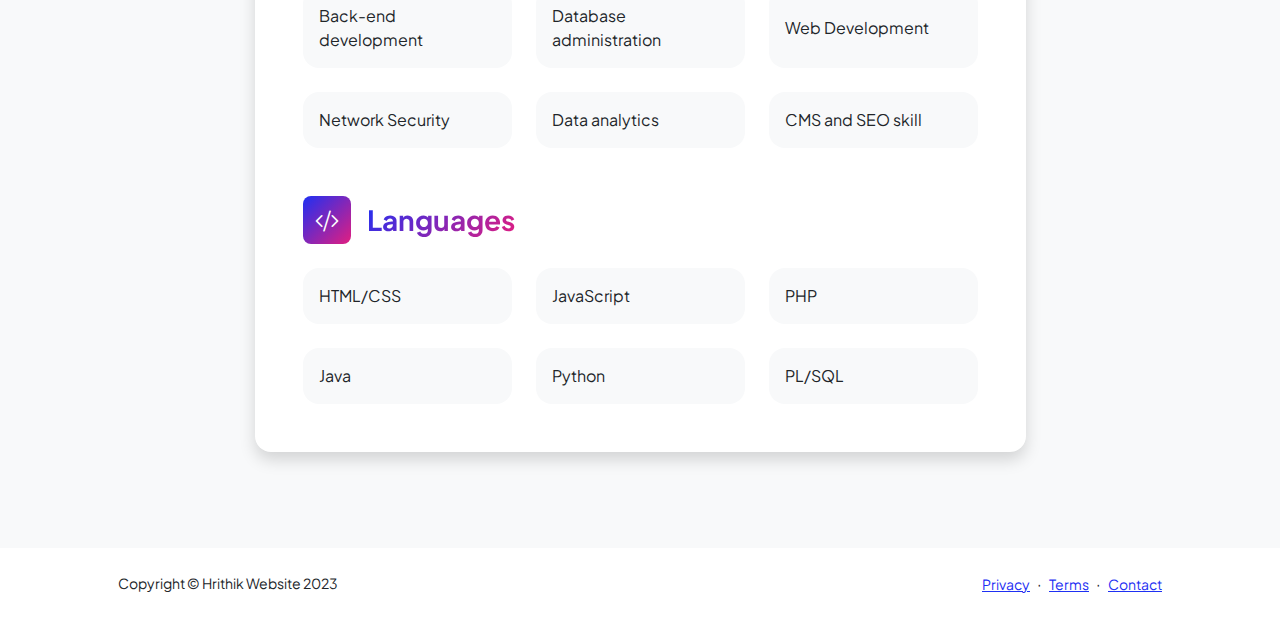
<file: resume.html>
<!DOCTYPE html>
<html lang="en">
    <head>
        <meta charset="utf-8" />
        <meta name="viewport" content="width=device-width, initial-scale=1, shrink-to-fit=no" />
        <meta name="description" content="" />
        <meta name="author" content="" />
        <title>Hrithik Adhikary Resume</title>
        <!-- Favicon-->
        <link rel="icon" type="image/x-icon" href="assets/favicon.png" />
        <!-- Custom Google font-->
        <link rel="preconnect" href="https://fonts.googleapis.com" />
        <link rel="preconnect" href="https://fonts.gstatic.com" crossorigin />
        <link href="https://fonts.googleapis.com/css2?family=Plus+Jakarta+Sans:wght@100;200;300;400;500;600;700;800;900&amp;display=swap" rel="stylesheet" />
        <!-- Bootstrap icons-->
        <link href="https://cdn.jsdelivr.net/npm/bootstrap-icons@1.8.1/font/bootstrap-icons.css" rel="stylesheet" />
        <!-- Core theme CSS (includes Bootstrap)-->
        <link href="css/styles.css" rel="stylesheet" />
    </head>
    <body class="d-flex flex-column h-100 bg-light">
        <main class="flex-shrink-0">
            <!-- Navigation-->
            <nav class="navbar navbar-expand-lg navbar-light bg-white py-3">
                <div class="container px-5">
                    <a class="navbar-brand" href="index.html"><span class="fw-bolder text-primary">Hrithik Adhikary</span></a>
                    <button class="navbar-toggler" type="button" data-bs-toggle="collapse" data-bs-target="#navbarSupportedContent" aria-controls="navbarSupportedContent" aria-expanded="false" aria-label="Toggle navigation"><span class="navbar-toggler-icon"></span></button>
                    <div class="collapse navbar-collapse" id="navbarSupportedContent">
                        <ul class="navbar-nav ms-auto mb-2 mb-lg-0 small fw-bolder">
                            <li class="nav-item"><a class="nav-link" href="index.html">Home</a></li>
                            <li class="nav-item"><a class="nav-link" href="resume.html">Resume</a></li>
                            <li class="nav-item"><a class="nav-link" href="projects.html">Projects</a></li>
                            <li class="nav-item"><a class="nav-link" href="contact.html">Contact</a></li>
                        </ul>
                    </div>
                </div>
            </nav>
            <!-- Page Content-->
            <div class="container px-5 my-5">
                <div class="text-center mb-5">
                    <h1 class="display-5 fw-bolder mb-0"><span class="text-gradient d-inline">Resume</span></h1>
                </div>
                <div class="row gx-5 justify-content-center">
                    <div class="col-lg-11 col-xl-9 col-xxl-8">
                        <!-- Experience Section-->
                        <section>
                            <div class="d-flex align-items-center justify-content-between mb-4">
                                <h2 class="text-primary fw-bolder mb-0">Experience</h2>
                                <!-- Download resume button-->
                                <!-- Note: Set the link href target to a PDF file within your project-->
                                <a class="btn btn-primary px-4 py-3" href="assets/HrithikAdhikaryResume.pdf" target="_blank">
                                    <div class="d-inline-block bi bi-download me-2"></div>
                                    Download Resume
                                </a>
                            </div>
                            <!-- Experience Card 1-->
                            <div class="card shadow border-0 rounded-4 mb-5">
                                <div class="card-body p-5">
                                    <div class="row align-items-center gx-5">
                                        <div class="col text-center text-lg-start mb-4 mb-lg-0">
                                            <div class="bg-light p-4 rounded-4">
                                                <div class="text-primary fw-bolder mb-2">Self learning</div>
                                                <div class="small fw-bolder">Web Development</div>
                                                <div class="small text-muted">HTML CSS JavaScript PHP</div>
                                                <div class="small text-muted"></div>
                                            </div>
                                        </div>
                                        <div class="col-lg-8"><div>Developing a functional website using HTML CSS JavaScript for front end web development and using PHP for backend development. Experienced using bootstrap themes and template to build and develop a website as per need. Experienced with content management system such as WIX and Wordpress and currently learning Shopify to develop ecommerce website. Familiar with SEO tools such as google console, google ads, sitemap creation.</div></div>
                                    </div>
                                </div>
                            </div>
                            <!-- Experience Card 2-->
                            <div class="card shadow border-0 rounded-4 mb-5">
                                <div class="card-body p-5">
                                    <div class="row align-items-center gx-5">
                                        <div class="col text-center text-lg-start mb-4 mb-lg-0">
                                            <div class="bg-light p-4 rounded-4">
                                                <div class="text-primary fw-bolder mb-2">Personal Experience</div>
                                                <div class="small fw-bolder">Database Programmer</div>
                                                <div class="small text-muted">MySQL, PLSQL, SAS Viya</div>
                                                <div class="small text-muted"></div>
                                            </div>
                                        </div>
                                        <div class="col-lg-8"><div>Developing functional database as per database design plan and ER diagram. Experienced with MySQL and Oracle PLSQL. Familiar with creating triggers, procedures and functions for stored query processing. Understanding of various normal forms and their requirement in industry. Familiar with routine backups procedure in SQL </div></div>
                                    </div>
                                </div>
                            </div>
                        </section>
                        <!-- Education Section-->
                        <section>
                            <h2 class="text-secondary fw-bolder mb-4">Education</h2>
                           
                            <!-- Education Card 2-->
                            <div class="card shadow border-0 rounded-4 mb-5">
                                <div class="card-body p-5">
                                    <div class="row align-items-center gx-5">
                                        <div class="col text-center text-lg-start mb-4 mb-lg-0">
                                            <div class="bg-light p-4 rounded-4">
                                                <div class="text-secondary fw-bolder mb-2">2022- Current</div>
                                                <div class="mb-2">
                                                    <div class="small fw-bolder">Melbourne Polytechnic</div>
                                                    <div class="small text-muted">Preston, Victoria</div>
                                                </div>
                                                <div class="fst-italic">
                                                    <div class="small text-muted">Undergraduate</div>
                                                    <div class="small text-muted">Information Technology</div>
                                                </div>
                                            </div>
                                        </div>
                                        <div class="col-lg-8"><div>I am currently enrolled in Bachelor Of Information course in Melbourne Polytechnic and am expected to graduate on june of 2024. I am majoring in Software development with networking units as my electives. As part of my course I am involved in various projects in java programming, PLSQL, web development and network security.</div></div>
                                    </div>
                                </div>
                            </div>
                        </section>
                        <!-- Divider-->
                        <div class="pb-5"></div>
                        <!-- Skills Section-->
                        <section>
                            <!-- Skillset Card-->
                            <div class="card shadow border-0 rounded-4 mb-5">
                                <div class="card-body p-5">
                                    <!-- Professional skills list-->
                                    <div class="mb-5">
                                        <div class="d-flex align-items-center mb-4">
                                            <div class="feature bg-primary bg-gradient-primary-to-secondary text-white rounded-3 me-3"><i class="bi bi-tools"></i></div>
                                            <h3 class="fw-bolder mb-0"><span class="text-gradient d-inline">Professional Skills</span></h3>
                                        </div>
                                        <div class="row row-cols-1 row-cols-md-3 mb-4">
                                            <div class="col mb-4 mb-md-0"><div class="d-flex align-items-center bg-light rounded-4 p-3 h-100">Back-end development</div></div>
                                            <div class="col mb-4 mb-md-0"><div class="d-flex align-items-center bg-light rounded-4 p-3 h-100">Database administration</div></div>
                                            <div class="col"><div class="d-flex align-items-center bg-light rounded-4 p-3 h-100">Web Development</div></div>
                                        </div>
                                        <div class="row row-cols-1 row-cols-md-3">
                                            <div class="col mb-4 mb-md-0"><div class="d-flex align-items-center bg-light rounded-4 p-3 h-100">Network Security</div></div>
                                            <div class="col mb-4 mb-md-0"><div class="d-flex align-items-center bg-light rounded-4 p-3 h-100">Data analytics</div></div>
                                            <div class="col"><div class="d-flex align-items-center bg-light rounded-4 p-3 h-100">CMS and SEO skill</div></div>
                                        </div>
                                    </div>
                                    <!-- Languages list-->
                                    <div class="mb-0">
                                        <div class="d-flex align-items-center mb-4">
                                            <div class="feature bg-primary bg-gradient-primary-to-secondary text-white rounded-3 me-3"><i class="bi bi-code-slash"></i></div>
                                            <h3 class="fw-bolder mb-0"><span class="text-gradient d-inline">Languages</span></h3>
                                        </div>
                                        <div class="row row-cols-1 row-cols-md-3 mb-4">
                                            <div class="col mb-4 mb-md-0"><div class="d-flex align-items-center bg-light rounded-4 p-3 h-100">HTML/CSS</div></div>
                                            <div class="col mb-4 mb-md-0"><div class="d-flex align-items-center bg-light rounded-4 p-3 h-100">JavaScript</div></div>
                                            <div class="col"><div class="d-flex align-items-center bg-light rounded-4 p-3 h-100">PHP</div></div>
                                        </div>
                                        <div class="row row-cols-1 row-cols-md-3">
                                            <div class="col mb-4 mb-md-0"><div class="d-flex align-items-center bg-light rounded-4 p-3 h-100">Java</div></div>
                                            <div class="col mb-4 mb-md-0"><div class="d-flex align-items-center bg-light rounded-4 p-3 h-100">Python</div></div>
                                            <div class="col"><div class="d-flex align-items-center bg-light rounded-4 p-3 h-100">PL/SQL</div> </div>
                                        </div>
                                    </div>
                                </div>
                            </div>
                        </section>
                    </div>
                </div>
            </div>
        </main>
        <!-- Footer-->
        <footer class="bg-white py-4 mt-auto">
            <div class="container px-5">
                <div class="row align-items-center justify-content-between flex-column flex-sm-row">
                    <div class="col-auto"><div class="small m-0">Copyright &copy; Hrithik Website 2023</div></div>
                    <div class="col-auto">
                        <a class="small" href="#!">Privacy</a>
                        <span class="mx-1">&middot;</span>
                        <a class="small" href="#!">Terms</a>
                        <span class="mx-1">&middot;</span>
                        <a class="small" href="#!">Contact</a>
                    </div>
                </div>
            </div>
        </footer>
        <!-- Bootstrap core JS-->
        <script src="https://cdn.jsdelivr.net/npm/bootstrap@5.2.3/dist/js/bootstrap.bundle.min.js"></script>
        <!-- Core theme JS-->
        <script src="js/scripts.js"></script>
    </body>
</html>
</file>
<file: css/addons.css>
@charset "UTF-8";


.row > .column {
  padding: 0 8px;
  
  
  
}
.but > a{

	margin:1%;
}




.mainbox{
  margin:5%;
}



.row:after {
  content: "";
  display: table;
  clear: both;
}

/* Create four equal columns that floats next to eachother */
.column {
  float: left;
  width: 20%;
  margin:2%
  height:5%
	

}
.thumbnail{
	display:inline-block;
	
}
.column1 {
  float: left;
  width: 25%;
  display:inline-block;

}

/* The Modal (background) */
.modal {
  display: none;
  position: fixed;
  z-index: 1;
  padding-top: 100px;
  left: 0;
  top: 0;
  width: 100%;
  height: 100%;
  overflow: auto;
  background-color: black;
}

/* Modal Content */
.modal-content {
  position: relative;
  background-color: #fefefe;
  margin: auto;
  padding: 0;
  width: 90%;
  max-width: 1200px;
}

/* The Close Button */
.close {
  color: white;
  position: absolute;
  top: 10px;
  right: 25px;
  font-size: 35px;
  font-weight: bold;
}

.close:hover,
.close:focus {
  color: #999;
  text-decoration: none;
  cursor: pointer;
}

/* Hide the slides by default */
.mySlides {
  display: none;
}

/* Next & previous buttons */
.prev,
.next {
  cursor: pointer;
  position: absolute;
  top: 50%;
  width: auto;
  padding: 16px;
  margin-top: -50px;
  color: red;
  font-weight: bold;
  font-size: 20px;
  transition: 0.6s ease;
  border-radius: 0 3px 3px 0;
  user-select: none;
  -webkit-user-select: none;
}

/* Position the "next button" to the right */
.next {
  right: 0;
  border-radius: 3px 0 0 3px;
}

/* On hover, add a black background color with a little bit see-through */
.prev:hover,
.next:hover {
  background-color: rgba(0, 0, 0, 0.8);
}

/* Number text (1/3 etc) */
.numbertext {
  color: #f2f2f2;
  font-size: 12px;
  padding: 8px 12px;
  position: absolute;
  top: 0;
}

/* Caption text */
.caption-container {
  text-align: center;
  background-color: black;
  padding: 2px 16px;
  color: white;
}

img.demo {
  opacity: 0.6;
}

.active,
.demo:hover {
  opacity: 1;
}

img.hover-shadow {
  transition: 0.3s;
}

.hover-shadow:hover {
  box-shadow: 0 4px 8px 0 rgba(0, 0, 0, 0.2), 0 6px 20px 0 rgba(0, 0, 0, 0.19);
}
</file>
